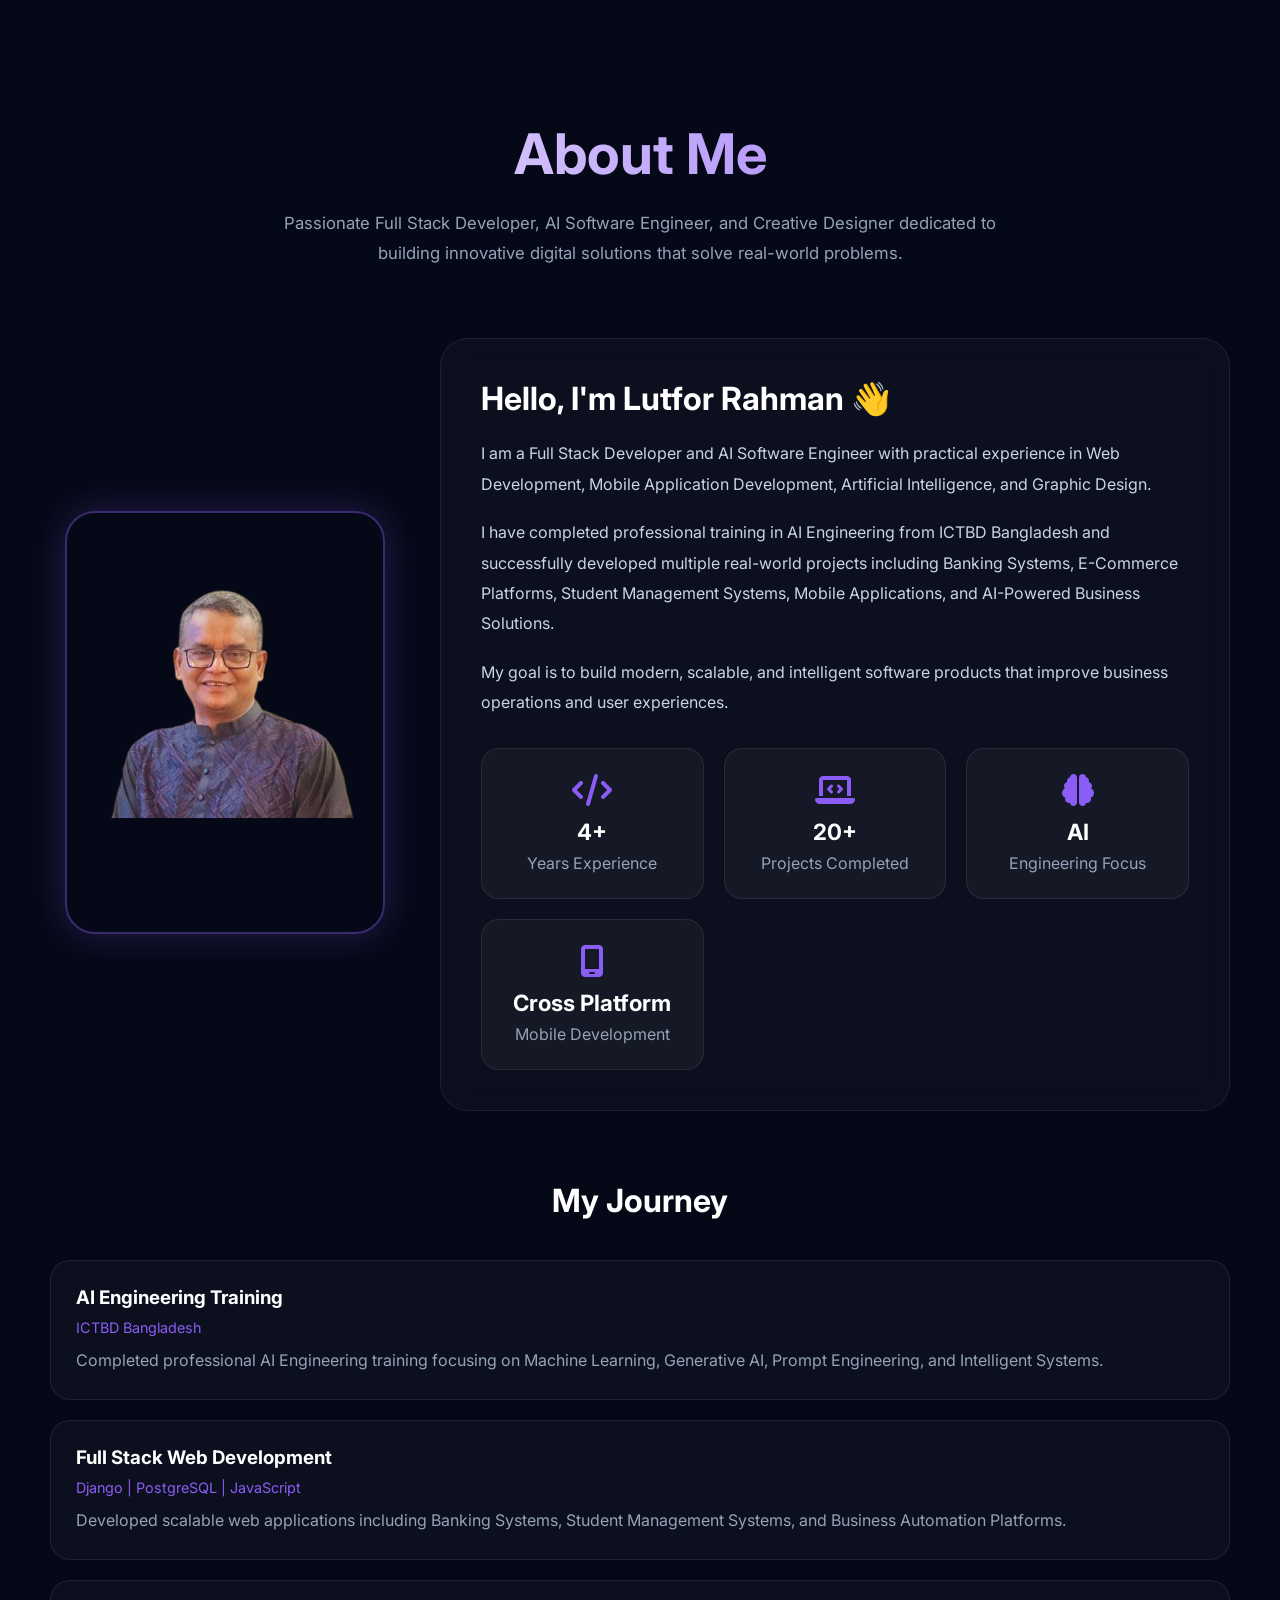
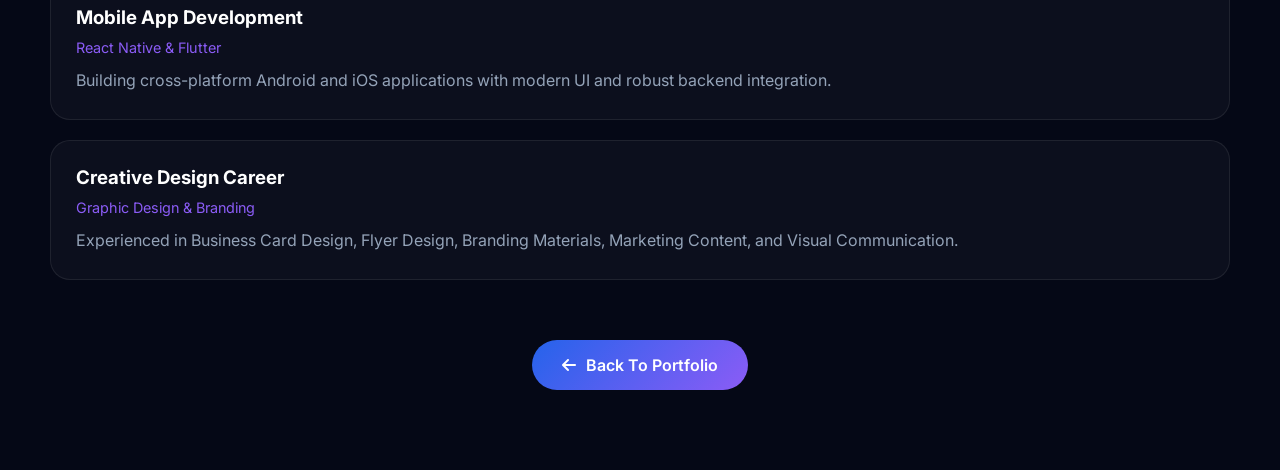
<file: pages/about.html>
<!DOCTYPE html>
<html lang="en">

<head>

  <meta charset="UTF-8">

  <meta name="viewport"
        content="width=device-width, initial-scale=1.0">

  <title>About Me | Lutfor Rahman</title>

  <link rel="preconnect"
        href="https://fonts.googleapis.com">

  <link rel="preconnect"
        href="https://fonts.gstatic.com"
        crossorigin>

  <link href="https://fonts.googleapis.com/css2?family=Inter:wght@400;500;600;700;800&display=swap"
        rel="stylesheet">

  <link rel="stylesheet"
        href="https://cdnjs.cloudflare.com/ajax/libs/font-awesome/6.5.1/css/all.min.css">

  <link rel="stylesheet"
        href="../css/about.css">

</head>

<body>

<section class="about-page">

  <!-- HEADER -->

  <div class="about-header">

    <h1>About Me</h1>

    <p>
      Passionate Full Stack Developer, AI Software Engineer,
      and Creative Designer dedicated to building innovative
      digital solutions that solve real-world problems.
    </p>

  </div>

  <!-- MAIN CONTENT -->

  <div class="about-container">

    <!-- IMAGE -->

    <div class="about-image">

      <img src="../profile.jpg"
           alt="Lutfor Rahman">

    </div>

    <!-- CONTENT -->

    <div class="about-content">

      <h2>Hello, I'm Lutfor Rahman 👋</h2>

      <p>
        I am a Full Stack Developer and AI Software Engineer
        with practical experience in Web Development,
        Mobile Application Development, Artificial Intelligence,
        and Graphic Design.
      </p>

      <p>
        I have completed professional training in AI Engineering
        from ICTBD Bangladesh and successfully developed
        multiple real-world projects including Banking Systems,
        E-Commerce Platforms, Student Management Systems,
        Mobile Applications, and AI-Powered Business Solutions.
      </p>

      <p>
        My goal is to build modern, scalable, and intelligent
        software products that improve business operations
        and user experiences.
      </p>

      <div class="about-highlights">

        <div class="highlight-box">

          <i class="fa-solid fa-code"></i>

          <h3>4+</h3>

          <span>Years Experience</span>

        </div>

        <div class="highlight-box">

          <i class="fa-solid fa-laptop-code"></i>

          <h3>20+</h3>

          <span>Projects Completed</span>

        </div>

        <div class="highlight-box">

          <i class="fa-solid fa-brain"></i>

          <h3>AI</h3>

          <span>Engineering Focus</span>

        </div>

        <div class="highlight-box">

          <i class="fa-solid fa-mobile-screen"></i>

          <h3>Cross Platform</h3>

          <span>Mobile Development</span>

        </div>

      </div>

    </div>

  </div>

  <!-- EXPERIENCE -->

  <div class="about-timeline">

    <h2>My Journey</h2>

    <div class="timeline-item">

      <h3>AI Engineering Training</h3>

      <span>ICTBD Bangladesh</span>

      <p>
        Completed professional AI Engineering training
        focusing on Machine Learning, Generative AI,
        Prompt Engineering, and Intelligent Systems.
      </p>

    </div>

    <div class="timeline-item">

      <h3>Full Stack Web Development</h3>

      <span>Django | PostgreSQL | JavaScript</span>

      <p>
        Developed scalable web applications including
        Banking Systems, Student Management Systems,
        and Business Automation Platforms.
      </p>

    </div>

    <div class="timeline-item">

      <h3>Mobile App Development</h3>

      <span>React Native & Flutter</span>

      <p>
        Building cross-platform Android and iOS
        applications with modern UI and robust backend
        integration.
      </p>

    </div>

    <div class="timeline-item">

      <h3>Creative Design Career</h3>

      <span>Graphic Design & Branding</span>

      <p>
        Experienced in Business Card Design,
        Flyer Design, Branding Materials,
        Marketing Content, and Visual Communication.
      </p>

    </div>

  </div>

  <!-- BUTTON -->

  <div class="about-btn">

    <a href="../index.html">

      <i class="fa-solid fa-arrow-left"></i>

      Back To Portfolio

    </a>

  </div>

</section>

</body>

</html>
</file>
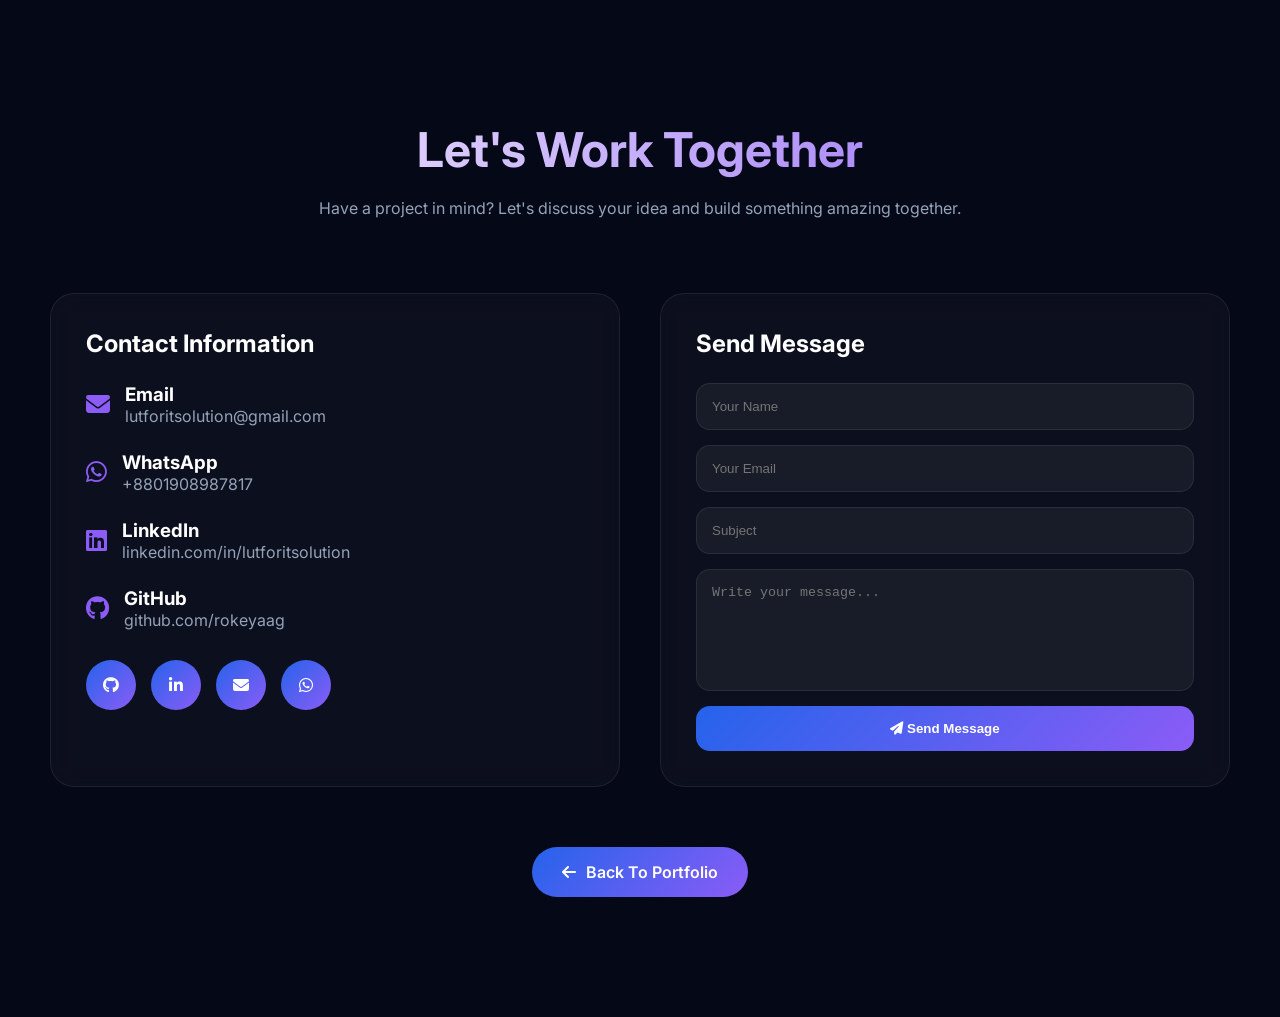
<file: pages/contact.html>
<!DOCTYPE html>
<html lang="en">

<head>

  <meta charset="UTF-8">

  <meta name="viewport"
        content="width=device-width, initial-scale=1.0">

  <title>Contact | Lutfor Rahman</title>

  <link rel="preconnect"
        href="https://fonts.googleapis.com">

  <link rel="preconnect"
        href="https://fonts.gstatic.com"
        crossorigin>

  <link href="https://fonts.googleapis.com/css2?family=Inter:wght@400;500;600;700;800&display=swap"
        rel="stylesheet">

  <link rel="stylesheet"
        href="https://cdnjs.cloudflare.com/ajax/libs/font-awesome/6.5.1/css/all.min.css">

  <link rel="stylesheet"
        href="../css/contact.css">

</head>

<body>

<section class="contact-page">

  <div class="contact-header">

    <h1>Let's Work Together</h1>

    <p>
      Have a project in mind? Let's discuss your idea and
      build something amazing together.
    </p>

  </div>

  <div class="contact-container">

    <!-- Contact Info -->

    <div class="contact-info">

      <h2>Contact Information</h2>

      <div class="info-card">

        <i class="fa-solid fa-envelope"></i>

        <div>
          <h3>Email</h3>
          <p>lutforitsolution@gmail.com</p>
        </div>

      </div>

      <div class="info-card">

        <i class="fa-brands fa-whatsapp"></i>

        <div>
          <h3>WhatsApp</h3>
          <p>+8801908987817</p>
        </div>

      </div>

      <div class="info-card">

        <i class="fa-brands fa-linkedin"></i>

        <div>
          <h3>LinkedIn</h3>
          <p>linkedin.com/in/lutforitsolution</p>
        </div>

      </div>

      <div class="info-card">

        <i class="fa-brands fa-github"></i>

        <div>
          <h3>GitHub</h3>
          <p>github.com/rokeyaag</p>
        </div>

      </div>

      <div class="social-icons">

        <a href="https://github.com/rokeyaag"
           target="_blank">

          <i class="fa-brands fa-github"></i>

        </a>

        <a href="https://www.linkedin.com/in/lutforitsolution/"
           target="_blank">

          <i class="fa-brands fa-linkedin-in"></i>

        </a>

        <a href="mailto:lutforitsolution@gmail.com">

          <i class="fa-solid fa-envelope"></i>

        </a>

        <a href="https://wa.me/8801908987817"
           target="_blank">

          <i class="fa-brands fa-whatsapp"></i>

        </a>

      </div>

    </div>

    <!-- Form -->

    <div class="contact-form">

      <h2>Send Message</h2>

      <form>

        <input
          type="text"
          placeholder="Your Name"
          required
        >

        <input
          type="email"
          placeholder="Your Email"
          required
        >

        <input
          type="text"
          placeholder="Subject"
          required
        >

        <textarea
          rows="6"
          placeholder="Write your message..."
          required
        ></textarea>

        <button type="submit">

          <i class="fa-solid fa-paper-plane"></i>

          Send Message

        </button>

      </form>

    </div>

  </div>

  <div class="contact-btn">

    <a href="../index.html">

      <i class="fa-solid fa-arrow-left"></i>

      Back To Portfolio

    </a>

  </div>

</section>

</body>

</html>
</file>
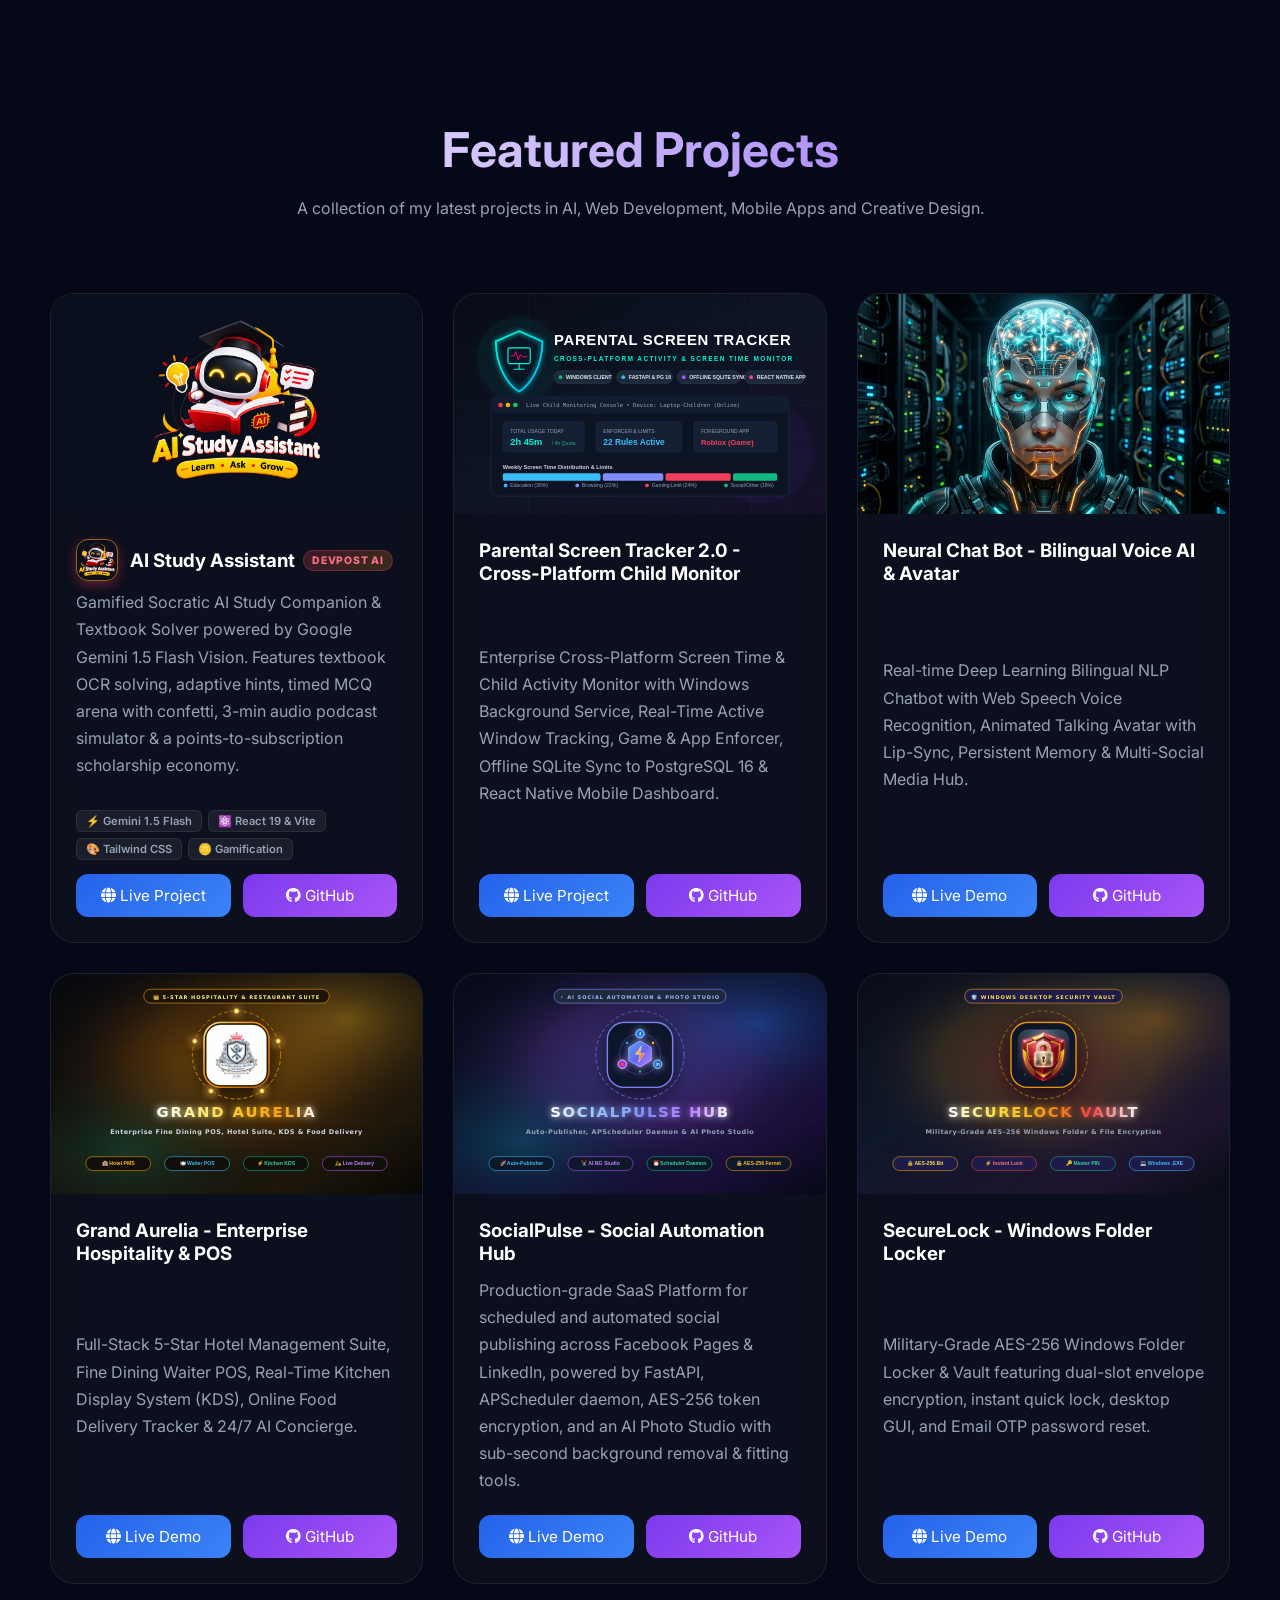
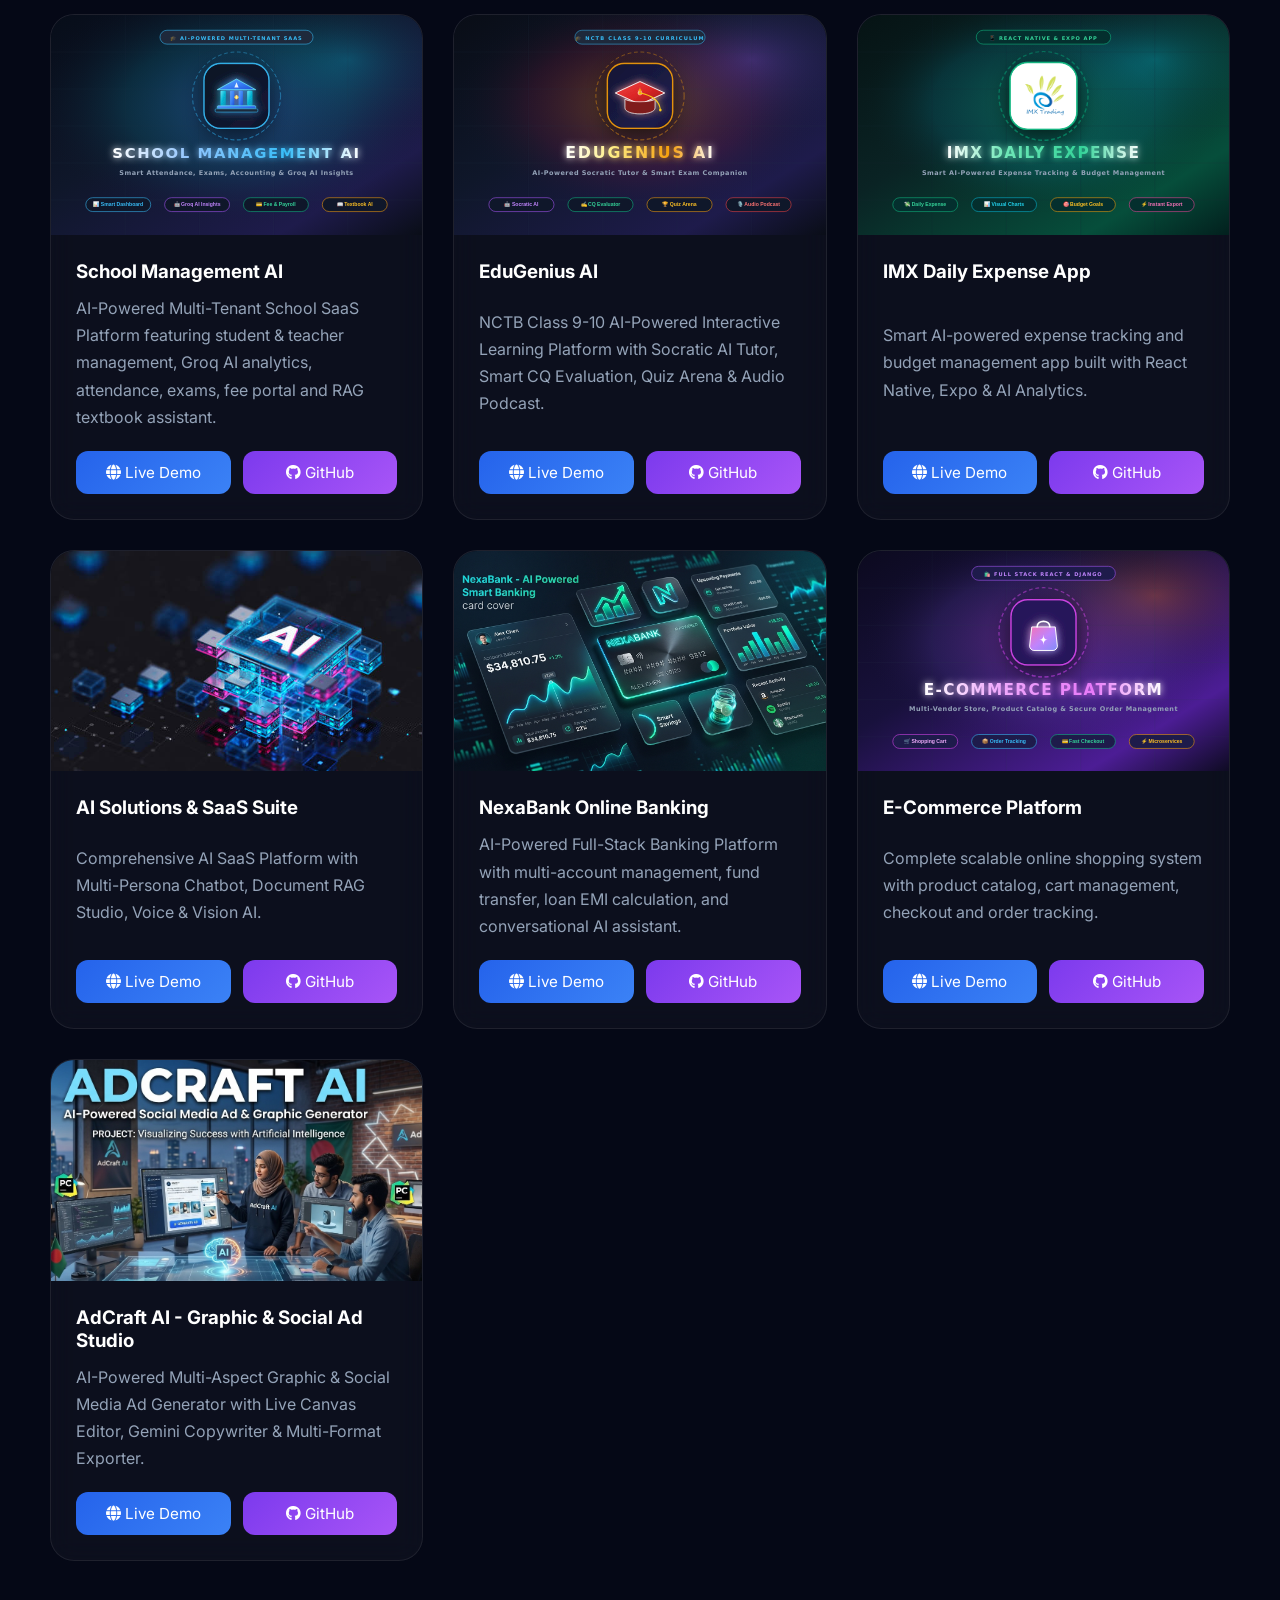
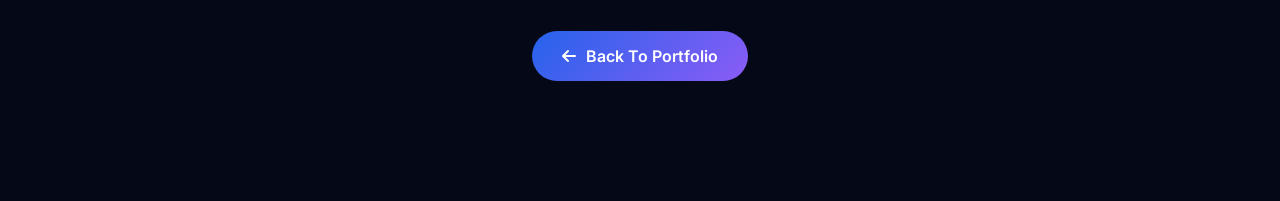
<file: pages/projects.html>
﻿<!DOCTYPE html>
<html lang="en">

<head>
  <meta charset="UTF-8">
  <meta name="viewport" content="width=device-width, initial-scale=1.0">
  <title>Projects | Lutfor Rahman</title>
  <meta http-equiv="Cache-Control" content="no-cache, no-store, must-revalidate">
  <meta http-equiv="Pragma" content="no-cache">
  <meta http-equiv="Expires" content="0">
  <link rel="preconnect" href="https://fonts.googleapis.com">
  <link rel="preconnect" href="https://fonts.gstatic.com" crossorigin>
  <link href="https://fonts.googleapis.com/css2?family=Inter:wght@400;500;600;700;800&display=swap" rel="stylesheet">
  <link rel="stylesheet" href="https://cdnjs.cloudflare.com/ajax/libs/font-awesome/6.5.1/css/all.min.css">
  <link rel="stylesheet" href="../css/projects.css">
</head>

<body>

<section class="projects-page">

  <div class="projects-header">
    <h1>Featured Projects</h1>
    <p>
      A collection of my latest projects in AI, Web Development, Mobile Apps and Creative Design.
    </p>
  </div>

  <div class="projects-grid">

    <!-- Project: AI Study Assistant -->
    <div class="project-card ai-study-assistant-card">
      <img src="../images/ai-study-assistant.png?v=3" alt="AI Study Assistant - 3D Mascot Logo" style="background:#000000;object-fit:cover;object-position:center;width:100%;aspect-ratio:16/9.5;">
      <div class="project-content">
        <div style="display:flex;align-items:center;gap:12px;margin-bottom:8px;">
          <img src="../images/ai-study-assistant-logo.png?v=3" alt="AI Study Assistant Logo" style="width:42px;height:42px;border-radius:12px;object-fit:cover;border:1.5px solid rgba(245,158,11,0.6);box-shadow:0 4px 12px rgba(244,63,94,0.35);flex-shrink:0;">
          <div style="display:flex;align-items:center;gap:8px;flex-wrap:wrap;">
            <h3 style="margin:0;">AI Study Assistant</h3>
            <span style="font-size:0.65rem;font-weight:800;letter-spacing:0.8px;padding:3px 8px;border-radius:12px;background:linear-gradient(135deg,rgba(244,63,94,0.2),rgba(245,158,11,0.2));color:#fb7185;border:1px solid rgba(244,63,94,0.3);text-transform:uppercase;">DevPost AI</span>
          </div>
        </div>

        <p>
          Gamified Socratic AI Study Companion &amp; Textbook Solver powered by Google Gemini 1.5 Flash Vision. Features textbook OCR solving, adaptive hints, timed MCQ arena with confetti, 3-min audio podcast simulator &amp; a points-to-subscription scholarship economy.
        </p>

        <div style="display:flex;flex-wrap:wrap;gap:6px;margin:10px 0 14px 0;">
          <span style="font-size:0.7rem;font-weight:600;padding:3px 9px;border-radius:6px;background:rgba(255,255,255,0.06);color:#94a3b8;border:1px solid rgba(255,255,255,0.08);">⚡ Gemini 1.5 Flash</span>
          <span style="font-size:0.7rem;font-weight:600;padding:3px 9px;border-radius:6px;background:rgba(255,255,255,0.06);color:#94a3b8;border:1px solid rgba(255,255,255,0.08);">⚛️ React 19 &amp; Vite</span>
          <span style="font-size:0.7rem;font-weight:600;padding:3px 9px;border-radius:6px;background:rgba(255,255,255,0.06);color:#94a3b8;border:1px solid rgba(255,255,255,0.08);">🎨 Tailwind CSS</span>
          <span style="font-size:0.7rem;font-weight:600;padding:3px 9px;border-radius:6px;background:rgba(255,255,255,0.06);color:#94a3b8;border:1px solid rgba(255,255,255,0.08);">🪙 Gamification</span>
        </div>

        <div class="project-links">
          <a href="https://ai-study-assistant-two-theta.vercel.app" target="_blank">
            <i class="fa-solid fa-globe"></i>
            Live Project
          </a>
          <a href="https://github.com/rokeyaag/ai-study-assistant" target="_blank">
            <i class="fa-brands fa-github"></i>
            GitHub
          </a>
        </div>
      </div>
    </div>

    <!-- Project: Parental Screen Tracker 2.0 -->
    <div class="project-card">
      <img src="../images/parental-screen-tracker.svg" alt="Parental Screen Tracker - Cross-Platform Child Activity &amp; Screen Time Monitor">
      <div class="project-content">
        <h3>Parental Screen Tracker 2.0 - Cross-Platform Child Monitor</h3>
        <p>
          Enterprise Cross-Platform Screen Time &amp; Child Activity Monitor with Windows Background Service, Real-Time Active Window Tracking, Game &amp; App Enforcer, Offline SQLite Sync to PostgreSQL 16 &amp; React Native Mobile Dashboard.
        </p>
        <div class="project-links">
          <a href="https://lutfor-portfolio.vercel.app/parental-tracker.html" target="_blank">
            <i class="fa-solid fa-globe"></i>
            Live Project
          </a>
          <a href="https://github.com/rokeyaag/parental-screen-tracker" target="_blank">
            <i class="fa-brands fa-github"></i>
            GitHub
          </a>
        </div>
      </div>
    </div>

    <!-- Project: Neural Chat Bot - Voice & Deep Learning AI -->
    <div class="project-card">
      <img src="../images/neural-chatbot.jpg?v=2" alt="Neural Chat Bot - Bilingual Voice & Text AI Intelligence">
      <div class="project-content">
        <h3>Neural Chat Bot - Bilingual Voice AI & Avatar</h3>
        <p>
          Real-time Deep Learning Bilingual NLP Chatbot with Web Speech Voice Recognition, Animated Talking Avatar with Lip-Sync, Persistent Memory & Multi-Social Media Hub.
        </p>
        <div class="project-links">
          <a href="https://neural-chat-bot.vercel.app/" target="_blank">
            <i class="fa-solid fa-globe"></i>
            Live Demo
          </a>
          <a href="https://github.com/rokeyaag/neural-chatbot" target="_blank">
            <i class="fa-brands fa-github"></i>
            GitHub
          </a>
        </div>
      </div>
    </div>
    <!-- Project: Grand Aurelia Enterprise Platform -->
    <div class="project-card">
      <img src="../images/grand-aurelia.svg?v=2" alt="Grand Aurelia - 5-Star Hospitality, Restaurant POS &amp; Food Delivery Platform">
      <div class="project-content">
        <h3>Grand Aurelia - Enterprise Hospitality &amp; POS</h3>
        <p>
          Full-Stack 5-Star Hotel Management Suite, Fine Dining Waiter POS, Real-Time Kitchen Display System (KDS), Online Food Delivery Tracker &amp; 24/7 AI Concierge.
        </p>
        <div class="project-links">
          <a href="https://grand-aurelia-five.vercel.app/" target="_blank">
            <i class="fa-solid fa-globe"></i>
            Live Demo
          </a>
          <a href="https://github.com/rokeyaag/grand-aurelia" target="_blank">
            <i class="fa-brands fa-github"></i>
            GitHub
          </a>
        </div>
      </div>
    </div>

    <!-- Project: SocialPulse Hub -->
    <div class="project-card">
      <img src="../images/socialpulse.svg?v=2" alt="SocialPulse Hub - Social Media Automation &amp; AI Photo Studio">
      <div class="project-content">
        <h3>SocialPulse - Social Automation Hub</h3>
        <p>
          Production-grade SaaS Platform for scheduled and automated social publishing across Facebook Pages &amp; LinkedIn, powered by FastAPI, APScheduler daemon, AES-256 token encryption, and an AI Photo Studio with sub-second background removal &amp; fitting tools.
        </p>
        <div class="project-links">
          <a href="https://lutfor-portfolio.vercel.app/socialpulse.html" target="_blank">
            <i class="fa-solid fa-globe"></i>
            Live Demo
          </a>
          <a href="https://github.com/rokeyaag/social-automation-hub" target="_blank">
            <i class="fa-brands fa-github"></i>
            GitHub
          </a>
        </div>
      </div>
    </div>

    <!-- Project: SecureLock -->
    <div class="project-card">
      <img src="../images/securelock.svg" alt="SecureLock - Windows Folder Locker & Vault">
      <div class="project-content">
        <h3>SecureLock - Windows Folder Locker</h3>
        <p>
          Military-Grade AES-256 Windows Folder Locker &amp; Vault featuring dual-slot envelope encryption, instant quick lock, desktop GUI, and Email OTP password reset.
        </p>
        <div class="project-links">
          <a href="https://rokeyaag.github.io/SecureLock/" target="_blank">
            <i class="fa-solid fa-globe"></i>
            Live Demo
          </a>
          <a href="https://github.com/rokeyaag/SecureLock" target="_blank">
            <i class="fa-brands fa-github"></i>
            GitHub
          </a>
        </div>
      </div>
    </div>

    <!-- Project: School Management AI -->
    <div class="project-card">
      <img src="../images/school-management.svg" alt="School Management AI">
      <div class="project-content">
        <h3>School Management AI</h3>
        <p>
          AI-Powered Multi-Tenant School SaaS Platform featuring student &amp; teacher management, Groq AI analytics, attendance, exams, fee portal and RAG textbook assistant.
        </p>
        <div class="project-links">
          <a href="https://rokeyaag.github.io/school-management-web/" target="_blank">
            <i class="fa-solid fa-globe"></i>
            Live Demo
          </a>
          <a href="https://github.com/rokeyaag/school-management-web" target="_blank">
            <i class="fa-brands fa-github"></i>
            GitHub
          </a>
        </div>
      </div>
    </div>

    <!-- Project 1: EduGenius AI -->
    <div class="project-card">
      <img src="../images/edugenius.svg" alt="EduGenius AI">
      <div class="project-content">
        <h3>EduGenius AI</h3>
        <p>
          NCTB Class 9-10 AI-Powered Interactive Learning Platform with Socratic AI Tutor, Smart CQ Evaluation, Quiz Arena & Audio Podcast.
        </p>
        <div class="project-links">
          <a href="https://edugenius-ai-omega.vercel.app/" target="_blank">
            <i class="fa-solid fa-globe"></i>
            Live Demo
          </a>
          <a href="https://github.com/rokeyaag/edugenius-ai" target="_blank">
            <i class="fa-brands fa-github"></i>
            GitHub
          </a>
        </div>
      </div>
    </div>

    <!-- Project 2: IMX Daily Expense App -->
    <div class="project-card">
      <img src="../images/imx-expense.svg" alt="IMX Daily Expense App">
      <div class="project-content">
        <h3>IMX Daily Expense App</h3>
        <p>
          Smart AI-powered expense tracking and budget management app built with React Native, Expo & AI Analytics.
        </p>
        <div class="project-links">
          <a href="https://rokeyaag.github.io/IMXDailyExpenseApp/" target="_blank">
            <i class="fa-solid fa-globe"></i>
            Live Demo
          </a>
          <a href="https://github.com/rokeyaag/IMXDailyExpenseApp" target="_blank">
            <i class="fa-brands fa-github"></i>
            GitHub
          </a>
        </div>
      </div>
    </div>

    <!-- Project 3: AI Solutions -->
    <div class="project-card">
      <img src="../images/ai.jpg" alt="AI Project">
      <div class="project-content">
        <h3>AI Solutions & SaaS Suite</h3>
        <p>
          Comprehensive AI SaaS Platform with Multi-Persona Chatbot, Document RAG Studio, Voice & Vision AI.
        </p>
        <div class="project-links">
          <a href="https://ai-saas-dashboard-sooty.vercel.app" target="_blank">
            <i class="fa-solid fa-globe"></i>
            Live Demo
          </a>
          <a href="https://github.com/rokeyaag/ai-solutions" target="_blank">
            <i class="fa-brands fa-github"></i>
            GitHub
          </a>
        </div>
      </div>
    </div>

    <!-- Project 4: Banking System -->
    <div class="project-card">
      <img src="../images/banking.jpg" alt="NexaBank Online Banking">
      <div class="project-content">
        <h3>NexaBank Online Banking</h3>
        <p>
          AI-Powered Full-Stack Banking Platform with multi-account management, fund transfer, loan EMI calculation, and conversational AI assistant.
        </p>
        <div class="project-links">
          <a href="https://banking-desktop.vercel.app" target="_blank">
            <i class="fa-solid fa-globe"></i>
            Live Demo
          </a>
          <a href="https://github.com/rokeyaag/banking-desktop" target="_blank">
            <i class="fa-brands fa-github"></i>
            GitHub
          </a>
        </div>
      </div>
    </div>

    <!-- Project 5: E-Commerce Platform -->
    <div class="project-card">
      <img src="../images/ecommerce.svg" alt="E-Commerce Platform">
      <div class="project-content">
        <h3>E-Commerce Platform</h3>
        <p>
          Complete scalable online shopping system with product catalog, cart management, checkout and order tracking.
        </p>
        <div class="project-links">
          <a href="https://rokeyaag.github.io/ecommerce-api/" target="_blank">
            <i class="fa-solid fa-globe"></i>
            Live Demo
          </a>
          <a href="https://github.com/rokeyaag/ecommerce-api" target="_blank">
            <i class="fa-brands fa-github"></i>
            GitHub
          </a>
        </div>
      </div>
    </div>

    <!-- Project 6: Graphic Design -->
    <div class="project-card">
      <img src="../images/adcraft.jpg" alt="AdCraft AI - Graphic & Social Media Ad Studio">
      <div class="project-content">
        <h3>AdCraft AI - Graphic & Social Ad Studio</h3>
        <p>
          AI-Powered Multi-Aspect Graphic & Social Media Ad Generator with Live Canvas Editor, Gemini Copywriter & Multi-Format Exporter.
        </p>
        <div class="project-links">
          <a href="https://adcraft-media.vercel.app/" target="_blank">
            <i class="fa-solid fa-globe"></i>
            Live Demo
          </a>
          <a href="https://github.com/rokeyaag/adcraft-ai" target="_blank">
            <i class="fa-brands fa-github"></i>
            GitHub
          </a>
        </div>
      </div>
    </div>

  </div>

  <div class="projects-btn">
    <a href="../index.html">
      <i class="fa-solid fa-arrow-left"></i>
      Back To Portfolio
    </a>
  </div>

</section>

</body>
</html>
</file>
<file: css/about.css>
/* =========================
   ABOUT PAGE
========================= */

*{
  margin:0;
  padding:0;
  box-sizing:border-box;
}

body{
  font-family:'Inter',sans-serif;
  background:#050816;
  color:#fff;
  overflow-x:hidden;
}

/* MAIN SECTION */

.about-page{

  max-width:1300px;

  margin:auto;

  padding:120px 50px 80px;
}

/* HEADER */

.about-header{

  text-align:center;

  margin-bottom:70px;
}

.about-header h1{

  font-size:3.5rem;

  margin-bottom:20px;

  background:
    linear-gradient(
      90deg,
      #ffffff,
      #8b5cf6
    );

  -webkit-background-clip:text;

  -webkit-text-fill-color:transparent;
}

.about-header p{

  max-width:750px;

  margin:auto;

  color:#94a3b8;

  line-height:1.8;

  font-size:1.05rem;
}

/* CONTENT */

.about-container{

  display:grid;

  grid-template-columns:
  350px 1fr;

  gap:40px;

  align-items:center;
}

/* IMAGE */

.about-image{

  text-align:center;
}

.about-image img{

  width:100%;

  max-width:320px;

  border-radius:30px;

  border:
    2px solid rgba(139,92,246,.4);

  box-shadow:
    0 0 40px rgba(139,92,246,.25);
}

/* CARD */

.about-content{

  background:
    rgba(255,255,255,.03);

  border:
    1px solid rgba(255,255,255,.08);

  border-radius:28px;

  padding:40px;

  backdrop-filter:blur(15px);
}

.about-content h2{

  font-size:2rem;

  margin-bottom:20px;
}

.about-content p{

  color:#cbd5e1;

  line-height:1.9;

  margin-bottom:18px;
}

/* HIGHLIGHTS */

.about-highlights{

  display:grid;

  grid-template-columns:
  repeat(auto-fit,minmax(180px,1fr));

  gap:20px;

  margin-top:30px;
}

.highlight-box{

  background:
    rgba(255,255,255,.04);

  border:
    1px solid rgba(255,255,255,.08);

  border-radius:18px;

  padding:25px;

  text-align:center;

  transition:.4s;
}

.highlight-box:hover{

  transform:
    translateY(-8px);

  border-color:
    rgba(139,92,246,.4);

  box-shadow:
    0 0 25px rgba(139,92,246,.18);
}

.highlight-box i{

  font-size:2rem;

  color:#8b5cf6;

  margin-bottom:12px;
}

.highlight-box h3{

  font-size:1.4rem;

  margin-bottom:8px;
}

.highlight-box span{

  color:#94a3b8;
}

/* EXPERIENCE */

.about-timeline{

  margin-top:70px;
}

.about-timeline h2{

  text-align:center;

  margin-bottom:40px;

  font-size:2rem;
}

.timeline-item{

  background:
    rgba(255,255,255,.03);

  border:
    1px solid rgba(255,255,255,.08);

  border-radius:20px;

  padding:25px;

  margin-bottom:20px;

  transition:.4s;
}

.timeline-item:hover{

  transform:
    translateX(8px);

  border-color:
    rgba(139,92,246,.4);
}

.timeline-item h3{

  margin-bottom:8px;
}

.timeline-item span{

  color:#8b5cf6;

  font-size:.9rem;
}

.timeline-item p{

  color:#94a3b8;

  margin-top:10px;

  line-height:1.7;
}

/* BUTTON */

.about-btn{

  text-align:center;

  margin-top:60px;
}

.about-btn a{

  display:inline-flex;

  align-items:center;

  gap:10px;

  padding:15px 30px;

  border-radius:50px;

  background:
    linear-gradient(
      135deg,
      #2563eb,
      #8b5cf6
    );

  color:#fff;

  font-weight:600;

  text-decoration:none;

  transition:.4s;
}

.about-btn a:hover{

  transform:
    translateY(-4px);

  box-shadow:
    0 10px 30px rgba(139,92,246,.3);
}

/* MOBILE */

@media(max-width:992px){

  .about-container{

    grid-template-columns:1fr;

    text-align:center;
  }

  .about-image{

    order:-1;
  }
}

@media(max-width:768px){

  .about-page{

    padding:100px 20px 60px;
  }

  .about-header h1{

    font-size:2.4rem;
  }

  .about-content{

    padding:25px;
  }
}
</file>
<file: css/contact.css>
*{
  margin:0;
  padding:0;
  box-sizing:border-box;
}

body{

  background:#050816;

  color:#fff;

  font-family:'Inter',sans-serif;
}

a{
  text-decoration:none;
}

.contact-page{

  max-width:1400px;

  margin:auto;

  padding:120px 50px;
}

.contact-header{

  text-align:center;

  margin-bottom:70px;
}

.contact-header h1{

  font-size:3rem;

  margin-bottom:15px;

  background:
  linear-gradient(
    90deg,
    #ffffff,
    #8b5cf6
  );

  -webkit-background-clip:text;

  -webkit-text-fill-color:transparent;
}

.contact-header p{

  color:#94a3b8;

  max-width:700px;

  margin:auto;

  line-height:1.8;
}

.contact-container{

  display:grid;

  grid-template-columns:
  1fr 1fr;

  gap:40px;
}

.contact-info,
.contact-form{

  background:
  rgba(255,255,255,.03);

  border:
  1px solid rgba(255,255,255,.08);

  border-radius:24px;

  padding:35px;

  backdrop-filter:blur(12px);
}

.contact-info h2,
.contact-form h2{

  margin-bottom:25px;
}

.info-card{

  display:flex;

  gap:15px;

  align-items:center;

  margin-bottom:25px;
}

.info-card i{

  font-size:1.5rem;

  color:#8b5cf6;
}

.info-card p{

  color:#94a3b8;
}

.social-icons{

  display:flex;

  gap:15px;

  margin-top:30px;
}

.social-icons a{

  width:50px;

  height:50px;

  border-radius:50%;

  display:flex;

  justify-content:center;

  align-items:center;

  color:#fff;

  background:
  linear-gradient(
    135deg,
    #2563eb,
    #8b5cf6
  );

  transition:.3s;
}

.social-icons a:hover{

  transform:
  translateY(-5px);
}

.contact-form form{

  display:flex;

  flex-direction:column;

  gap:15px;
}

.contact-form input,
.contact-form textarea{

  background:
  rgba(255,255,255,.05);

  border:
  1px solid rgba(255,255,255,.08);

  color:#fff;

  padding:15px;

  border-radius:14px;

  outline:none;
}

.contact-form textarea{

  resize:none;
}

.contact-form button{

  border:none;

  padding:15px;

  border-radius:14px;

  color:#fff;

  font-weight:600;

  cursor:pointer;

  background:
  linear-gradient(
    135deg,
    #2563eb,
    #8b5cf6
  );

  transition:.3s;
}

.contact-form button:hover{

  transform:
  translateY(-3px);
}

.contact-btn{

  text-align:center;

  margin-top:60px;
}

.contact-btn a{

  display:inline-flex;

  align-items:center;

  gap:10px;

  padding:15px 30px;

  border-radius:50px;

  color:#fff;

  font-weight:600;

  background:
  linear-gradient(
    135deg,
    #2563eb,
    #8b5cf6
  );
}

@media(max-width:768px){

  .contact-page{

    padding:90px 20px;
  }

  .contact-container{

    grid-template-columns:1fr;
  }

  .contact-header h1{

    font-size:2.2rem;
  }
}
</file>
<file: css/projects.css>
*{
  margin:0;
  padding:0;
  box-sizing:border-box;
}

body{

  background:#050816;

  color:#fff;

  font-family:'Inter',sans-serif;
}

a{
  text-decoration:none;
}

.projects-page{

  max-width:1400px;

  margin:auto;

  padding:120px 50px;
}

.projects-header{

  text-align:center;

  margin-bottom:70px;
}

.projects-header h1{

  font-size:3rem;

  margin-bottom:15px;

  background:
  linear-gradient(
    90deg,
    #ffffff,
    #8b5cf6
  );

  -webkit-background-clip:text;

  -webkit-text-fill-color:transparent;
}

.projects-header p{

  color:#94a3b8;

  max-width:700px;

  margin:auto;

  line-height:1.8;
}

.projects-grid{

  display:grid;

  grid-template-columns:
  repeat(3, 1fr);

  gap:30px;
}

.project-card{

  background:
  rgba(255,255,255,.03);

  border:
  1px solid rgba(255,255,255,.08);

  border-radius:24px;

  overflow:hidden;

  backdrop-filter:blur(12px);

  transition:.4s;

  display:flex;

  flex-direction:column;
}

.project-card:hover{

  transform:
  translateY(-10px);

  border-color:
  rgba(139,92,246,.4);

  box-shadow:
  0 0 30px rgba(139,92,246,.18);
}

.project-card img{

  width:100%;

  aspect-ratio:16/9.5;

  height:auto;

  object-fit:cover;

  object-position:center top;

  display:block;

  border-radius:20px 20px 0 0;

  transition:transform .4s ease;
}

.project-content{

  padding:25px;

  flex:1;

  display:flex;

  flex-direction:column;

  justify-content:space-between;
}

.project-content h3{

  margin-bottom:12px;
}

.project-content p{

  color:#94a3b8;

  line-height:1.7;

  margin-bottom:20px;
}

.project-links{

  display:flex;

  gap:12px;
}

.project-links a{

  flex:1;

  text-align:center;

  padding:12px;

  border-radius:12px;

  color:#fff;

  font-size:.95rem;

  transition:.3s;
}

.project-links a:first-child{

  background:
  linear-gradient(
    135deg,
    #2563eb,
    #3b82f6
  );
}

.project-links a:last-child{

  background:
  linear-gradient(
    135deg,
    #7c3aed,
    #a855f7
  );
}

.project-links a:hover{

  transform:
  translateY(-3px);
}

.projects-btn{

  text-align:center;

  margin-top:70px;
}

.projects-btn a{

  display:inline-flex;

  align-items:center;

  gap:10px;

  padding:15px 30px;

  border-radius:50px;

  background:
  linear-gradient(
    135deg,
    #2563eb,
    #8b5cf6
  );

  color:#fff;

  font-weight:600;

  transition:.4s;
}

.projects-btn a:hover{

  transform:
  translateY(-4px);

  box-shadow:
  0 10px 30px rgba(139,92,246,.3);
}

@media(max-width:1024px){

  .projects-grid{

    grid-template-columns:repeat(2, 1fr);

    gap:20px;
  }
}

@media(max-width:768px){

  .projects-page{

    padding:90px 20px;
  }

  .projects-header h1{

    font-size:2.2rem;
  }

  .projects-grid{

    grid-template-columns:1fr;

    gap:20px;
  }
}
/* AI Study Assistant Card Hover - Matching Red / Amber-Yellow Glow */
.project-card.ai-study-assistant-card {
  position: relative;
  transition: all 0.4s cubic-bezier(0.16, 1, 0.3, 1);
}

.project-card.ai-study-assistant-card:hover {
  transform: translateY(-10px);
  border-color: rgba(245, 158, 11, 0.75) !important;
  box-shadow: 0 20px 45px rgba(244, 63, 94, 0.25), 0 0 35px rgba(245, 158, 11, 0.25) !important;
  background: linear-gradient(180deg, rgba(255, 255, 255, 0.05), rgba(244, 63, 94, 0.06), rgba(245, 158, 11, 0.06)) !important;
}
</file>
